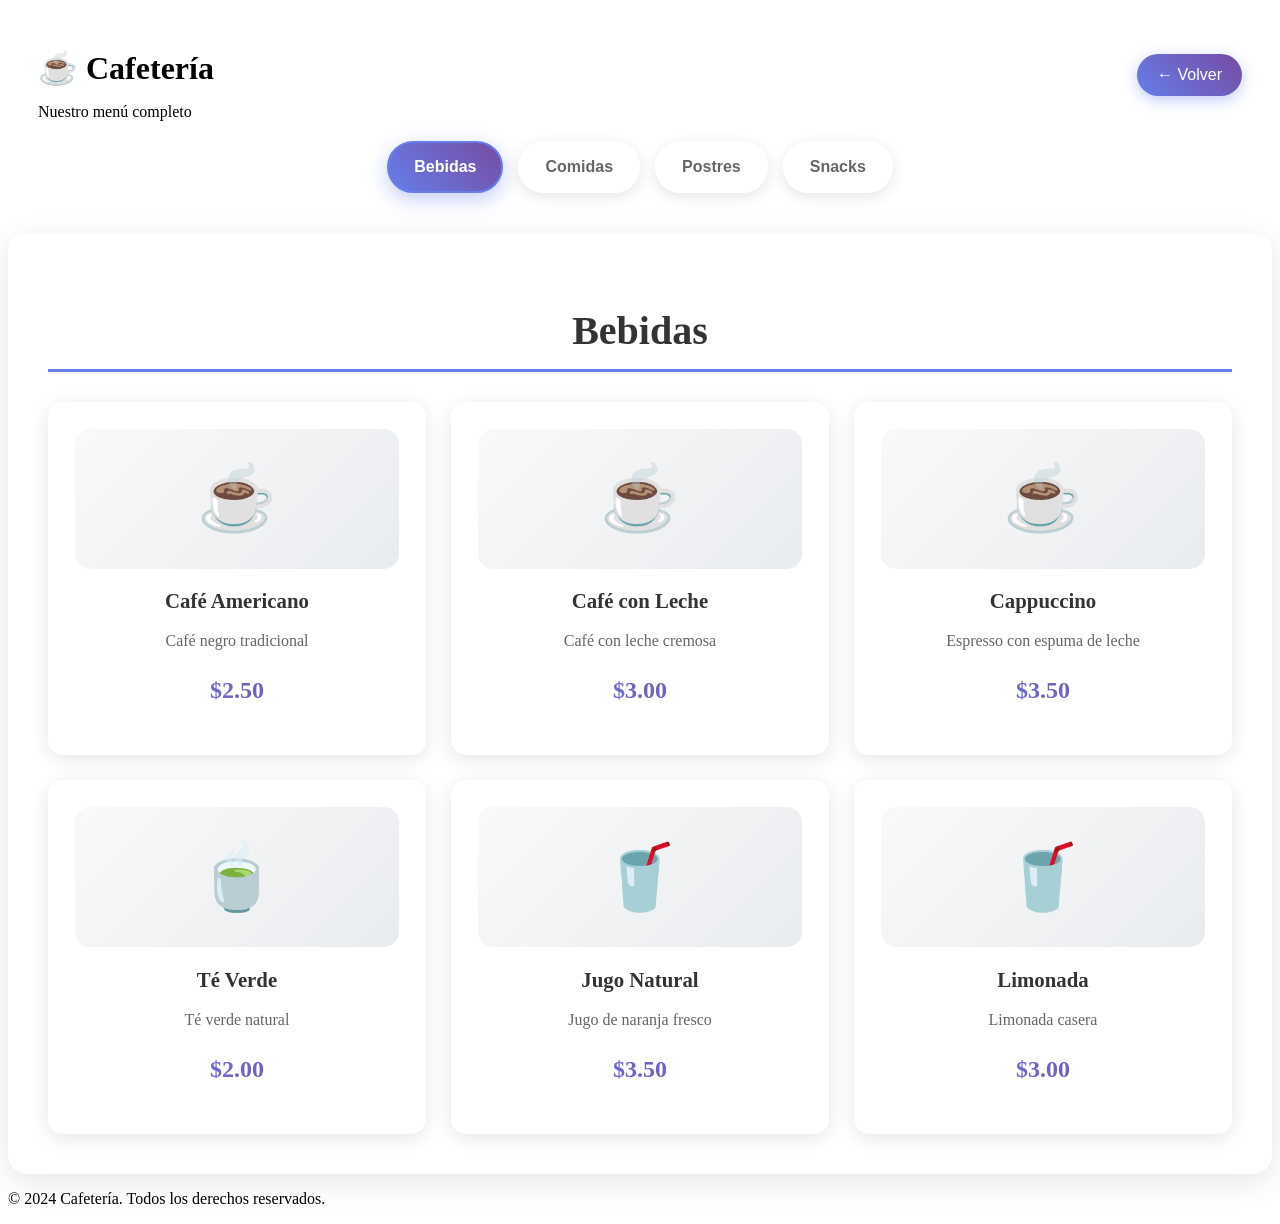
<file: index.html>
<!DOCTYPE html>
<html lang="es">
<head>
    <meta charset="UTF-8">
    <meta name="viewport" content="width=device-width, initial-scale=1.0">
    <title>Menú - Cafetería</title>
    <link rel="stylesheet" href="menu-styles.css">
</head>
<body>
    <div class="container">
        <header class="header menu-header">
            <div class="header-content">
                <h1>☕ Cafetería</h1>
                <p>Nuestro menú completo</p>
            </div>
            <button class="back-btn" onclick="goBack()">← Volver</button>
        </header>
        
        <main class="main-content">
            <div class="menu-categories">
                <button class="category-btn active" data-category="bebidas">Bebidas</button>
                <button class="category-btn" data-category="comidas">Comidas</button>
                <button class="category-btn" data-category="postres">Postres</button>
                <button class="category-btn" data-category="snacks">Snacks</button>
            </div>
            
            <div class="menu-content">
                <!-- Bebidas -->
                <div class="category-section active" id="bebidas">
                    <h2>Bebidas</h2>
                    <div class="products-grid">
                        <div class="product-card">
                            <div class="product-image">☕</div>
                            <div class="product-info">
                                <h3>Café Americano</h3>
                                <p class="description">Café negro tradicional</p>
                                <p class="price">$2.50</p>
                            </div>
                        </div>
                        <div class="product-card">
                            <div class="product-image">☕</div>
                            <div class="product-info">
                                <h3>Café con Leche</h3>
                                <p class="description">Café con leche cremosa</p>
                                <p class="price">$3.00</p>
                            </div>
                        </div>
                        <div class="product-card">
                            <div class="product-image">☕</div>
                            <div class="product-info">
                                <h3>Cappuccino</h3>
                                <p class="description">Espresso con espuma de leche</p>
                                <p class="price">$3.50</p>
                            </div>
                        </div>
                        <div class="product-card">
                            <div class="product-image">🍵</div>
                            <div class="product-info">
                                <h3>Té Verde</h3>
                                <p class="description">Té verde natural</p>
                                <p class="price">$2.00</p>
                            </div>
                        </div>
                        <div class="product-card">
                            <div class="product-image">🥤</div>
                            <div class="product-info">
                                <h3>Jugo Natural</h3>
                                <p class="description">Jugo de naranja fresco</p>
                                <p class="price">$3.50</p>
                            </div>
                        </div>
                        <div class="product-card">
                            <div class="product-image">🥤</div>
                            <div class="product-info">
                                <h3>Limonada</h3>
                                <p class="description">Limonada casera</p>
                                <p class="price">$3.00</p>
                            </div>
                        </div>
                    </div>
                </div>
                
                <!-- Comidas -->
                <div class="category-section" id="comidas">
                    <h2>Comidas</h2>
                    <div class="products-grid">
                        <div class="product-card">
                            <div class="product-image">🥪</div>
                            <div class="product-info">
                                <h3>Sándwich de Jamón</h3>
                                <p class="description">Jamón, queso y vegetales</p>
                                <p class="price">$6.50</p>
                            </div>
                        </div>
                        <div class="product-card">
                            <div class="product-image">🥪</div>
                            <div class="product-info">
                                <h3>Sándwich de Pollo</h3>
                                <p class="description">Pollo a la plancha con lechuga</p>
                                <p class="price">$7.00</p>
                            </div>
                        </div>
                        <div class="product-card">
                            <div class="product-image">🥗</div>
                            <div class="product-info">
                                <h3>Ensalada César</h3>
                                <p class="description">Lechuga, crutones y aderezo</p>
                                <p class="price">$8.50</p>
                            </div>
                        </div>
                        <div class="product-card">
                            <div class="product-image">🍝</div>
                            <div class="product-info">
                                <h3>Pasta Carbonara</h3>
                                <p class="description">Pasta con salsa cremosa</p>
                                <p class="price">$9.50</p>
                            </div>
                        </div>
                    </div>
                </div>
                
                <!-- Postres -->
                <div class="category-section" id="postres">
                    <h2>Postres</h2>
                    <div class="products-grid">
                        <div class="product-card">
                            <div class="product-image">🍰</div>
                            <div class="product-info">
                                <h3>Pastel de Chocolate</h3>
                                <p class="description">Delicioso pastel casero</p>
                                <p class="price">$4.50</p>
                            </div>
                        </div>
                        <div class="product-card">
                            <div class="product-image">🍮</div>
                            <div class="product-info">
                                <h3>Flan Casero</h3>
                                <p class="description">Flan tradicional con caramelo</p>
                                <p class="price">$3.50</p>
                            </div>
                        </div>
                        <div class="product-card">
                            <div class="product-image">🍪</div>
                            <div class="product-info">
                                <h3>Galletas Caseras</h3>
                                <p class="description">Galletas de mantequilla</p>
                                <p class="price">$2.50</p>
                            </div>
                        </div>
                        <div class="product-card">
                            <div class="product-image">🧁</div>
                            <div class="product-info">
                                <h3>Cupcake de Vainilla</h3>
                                <p class="description">Cupcake con frosting</p>
                                <p class="price">$3.00</p>
                            </div>
                        </div>
                    </div>
                </div>
                
                <!-- Snacks -->
                <div class="category-section" id="snacks">
                    <h2>Snacks</h2>
                    <div class="products-grid">
                        <div class="product-card">
                            <div class="product-image">🥨</div>
                            <div class="product-info">
                                <h3>Pretzels</h3>
                                <p class="description">Pretzels salados</p>
                                <p class="price">$2.00</p>
                            </div>
                        </div>
                        <div class="product-card">
                            <div class="product-image">🥜</div>
                            <div class="product-info">
                                <h3>Mix de Frutos Secos</h3>
                                <p class="description">Almendras, nueces y pasas</p>
                                <p class="price">$4.00</p>
                            </div>
                        </div>
                        <div class="product-card">
                            <div class="product-image">🍿</div>
                            <div class="product-info">
                                <h3>Palomitas</h3>
                                <p class="description">Palomitas de maíz</p>
                                <p class="price">$2.50</p>
                            </div>
                        </div>
                        <div class="product-card">
                            <div class="product-image">🥨</div>
                            <div class="product-info">
                                <h3>Galletas Saladas</h3>
                                <p class="description">Galletas saladas crujientes</p>
                                <p class="price">$1.50</p>
                            </div>
                        </div>
                    </div>
                </div>
            </div>
        </main>
        
        <footer class="footer">
            <p>&copy; 2024 Cafetería. Todos los derechos reservados.</p>
        </footer>
    </div>

    <script src="menu-script.js"></script>
</body>
</html>
</file>
<file: menu-styles.css>
/* Estilos específicos para la página del menú */

/* Header del menú */
.menu-header {
    display: flex;
    justify-content: space-between;
    align-items: center;
    text-align: left;
    padding: 20px 30px;
}

.header-content h1 {
    margin-bottom: 5px;
}

.header-content p {
    margin-bottom: 0;
}

.back-btn {
    background: linear-gradient(45deg, #667eea, #764ba2);
    color: white;
    border: none;
    padding: 12px 20px;
    border-radius: 25px;
    font-size: 1rem;
    cursor: pointer;
    transition: all 0.3s ease;
    box-shadow: 0 4px 15px rgba(102, 126, 234, 0.4);
}

.back-btn:hover {
    transform: translateY(-2px);
    box-shadow: 0 6px 20px rgba(102, 126, 234, 0.6);
}

/* Categorías del menú */
.menu-categories {
    display: flex;
    justify-content: center;
    gap: 15px;
    margin-bottom: 40px;
    flex-wrap: wrap;
}

.category-btn {
    background: rgba(255, 255, 255, 0.9);
    border: 2px solid transparent;
    padding: 15px 25px;
    border-radius: 30px;
    font-size: 1rem;
    font-weight: 600;
    cursor: pointer;
    transition: all 0.3s ease;
    color: #666;
    box-shadow: 0 4px 15px rgba(0, 0, 0, 0.1);
}

.category-btn:hover {
    transform: translateY(-2px);
    box-shadow: 0 6px 20px rgba(0, 0, 0, 0.15);
}

.category-btn.active {
    background: linear-gradient(45deg, #667eea, #764ba2);
    color: white;
    border-color: #667eea;
    box-shadow: 0 6px 20px rgba(102, 126, 234, 0.4);
}

/* Contenido del menú */
.menu-content {
    background: rgba(255, 255, 255, 0.95);
    border-radius: 20px;
    padding: 40px;
    box-shadow: 0 8px 32px rgba(0, 0, 0, 0.1);
    backdrop-filter: blur(10px);
}

.category-section {
    display: none;
}

.category-section.active {
    display: block;
}

.category-section h2 {
    font-size: 2.5rem;
    margin-bottom: 30px;
    text-align: center;
    color: #333;
    border-bottom: 3px solid #667eea;
    padding-bottom: 15px;
}

/* Grid de productos */
.products-grid {
    display: grid;
    grid-template-columns: repeat(auto-fit, minmax(280px, 1fr));
    gap: 25px;
}

.product-card {
    background: white;
    border-radius: 15px;
    padding: 25px;
    box-shadow: 0 4px 20px rgba(0, 0, 0, 0.1);
    transition: all 0.3s ease;
    border: 2px solid transparent;
}

.product-card:hover {
    transform: translateY(-5px);
    box-shadow: 0 8px 30px rgba(0, 0, 0, 0.15);
    border-color: #667eea;
}

.product-image {
    font-size: 4rem;
    text-align: center;
    margin-bottom: 20px;
    background: linear-gradient(135deg, #f8f9fa, #e9ecef);
    border-radius: 15px;
    padding: 20px;
    display: flex;
    align-items: center;
    justify-content: center;
    min-height: 100px;
}

.product-info h3 {
    font-size: 1.3rem;
    margin-bottom: 10px;
    color: #333;
    text-align: center;
}

.description {
    color: #666;
    text-align: center;
    margin-bottom: 15px;
    line-height: 1.5;
}

.price {
    font-size: 1.5rem;
    font-weight: bold;
    color: #667eea;
    text-align: center;
    background: linear-gradient(45deg, #667eea, #764ba2);
    -webkit-background-clip: text;
    -webkit-text-fill-color: transparent;
    background-clip: text;
}

/* Responsive para el menú */
@media (max-width: 768px) {
    .menu-header {
        flex-direction: column;
        gap: 20px;
        text-align: center;
    }
    
    .menu-categories {
        gap: 10px;
    }
    
    .category-btn {
        padding: 12px 20px;
        font-size: 0.9rem;
    }
    
    .menu-content {
        padding: 30px 20px;
    }
    
    .category-section h2 {
        font-size: 2rem;
    }
    
    .products-grid {
        grid-template-columns: 1fr;
        gap: 20px;
    }
    
    .product-card {
        padding: 20px;
    }
}

@media (max-width: 480px) {
    .menu-categories {
        flex-direction: column;
        align-items: center;
    }
    
    .category-btn {
        width: 100%;
        max-width: 200px;
    }
    
    .menu-content {
        padding: 25px 15px;
    }
    
    .category-section h2 {
        font-size: 1.8rem;
    }
    
    .product-image {
        font-size: 3rem;
        min-height: 80px;
        padding: 15px;
    }
}
</file>
